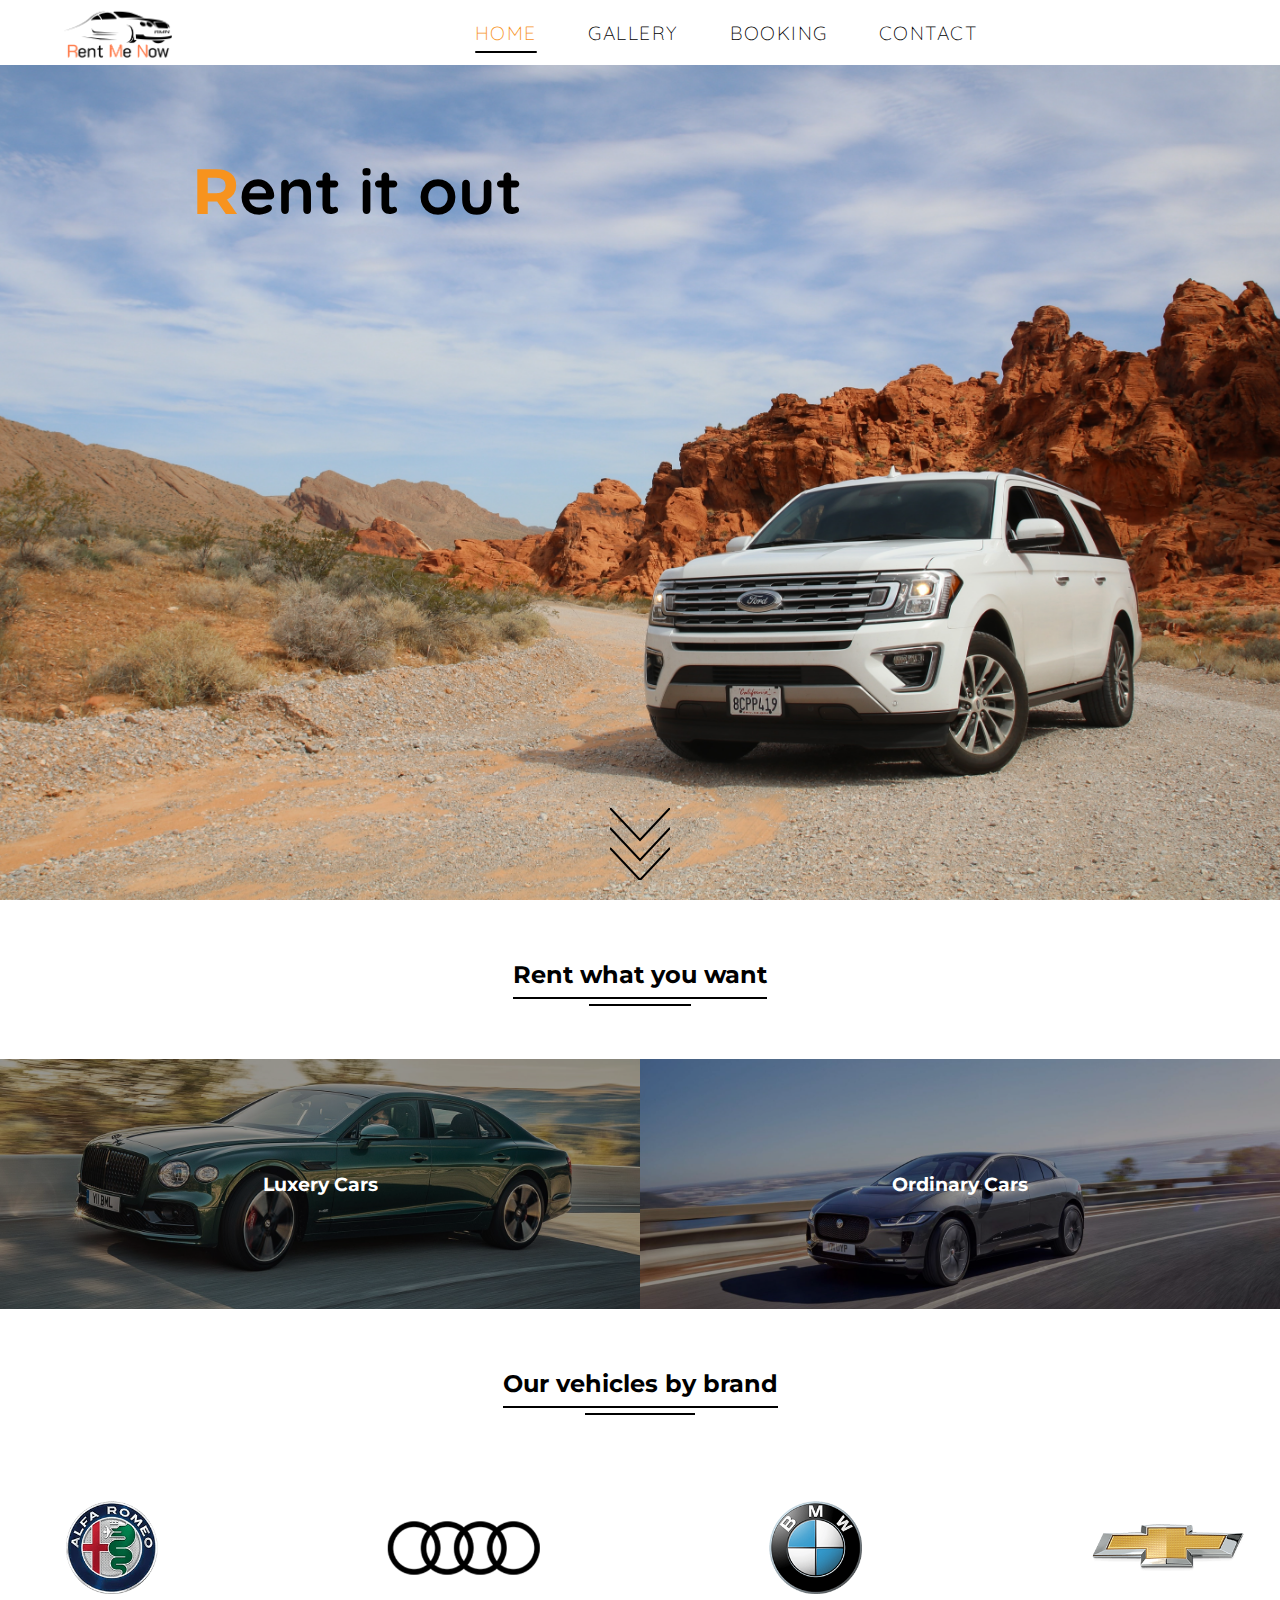
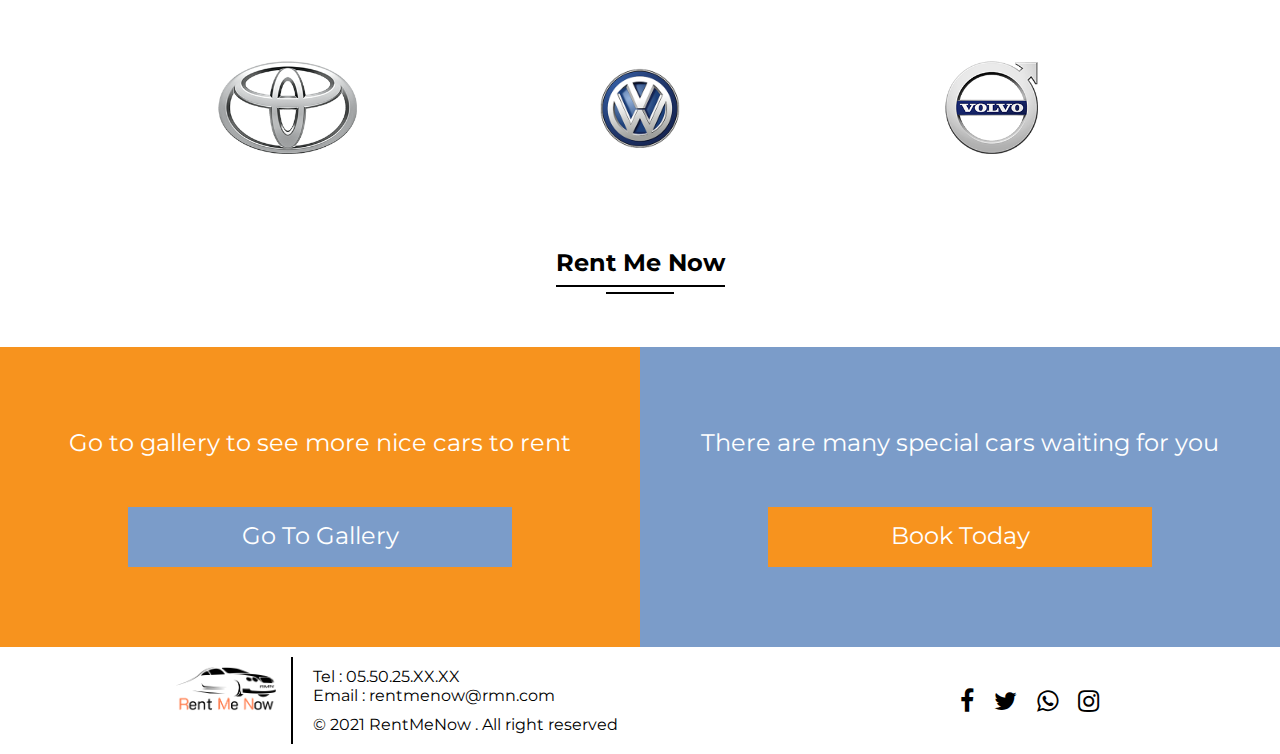
<file: index.html>
<!DOCTYPE html><html lang="en"><head><meta charset="UTF-8" /><meta http-equiv="X-UA-Compatible" content="IE=edge" /><meta name="viewport" content="width=device-width, initial-scale=1.0" /><meta name="description" content="Save on your next car rental with RMN! With a diverse fleet of like-new vehicles, you'll find the perfect rental car at a convenient location near you. Don't dream it, drive it!" /><meta property="og:title" content="RMN rent a car - Great deals on premium car rentals worldwide" /><meta property="og:url" content="https://www.myURL.com/" /><meta data-react-helmet="true" property="og:image" content="/img/covers/FORD\ cover.jpg" /><title>RMN - Rent Me Now</title><link rel="stylesheet" href="https://cdnjs.cloudflare.com/ajax/libs/font-awesome/4.7.0/css/font-awesome.min.css"><link rel="stylesheet" href="styles/header.css" /><link rel="stylesheet" href="styles/home.css" /></head><body><header><div><div id="menu" class="menu" onclick="this.classList.toggle('opened');this.setAttribute('aria-expanded', this.classList.contains('opened'))"><svg id="hamburger" width="100" height="100" viewBox="0 0 100 100"><path class="line line1" d="M 20,29.000046 H 80.000231 C 80.000231,29.000046 94.498839,28.817352 94.532987,66.711331 94.543142,77.980673 90.966081,81.670246 85.259173,81.668997 79.552261,81.667751 75.000211,74.999942 75.000211,74.999942 L 25.000021,25.000058" /><path class="line line2" d="M 20,50 H 80" /><path class="line line3" d="M 20,70.999954 H 80.000231 C 80.000231,70.999954 94.498839,71.182648 94.532987,33.288669 94.543142,22.019327 90.966081,18.329754 85.259173,18.331003 79.552261,18.332249 75.000211,25.000058 75.000211,25.000058 L 25.000021,74.999942" /></svg></div></div><div id="logo-holder" data-aos="fade-right" data-aos-duration="2000"><a href="/"><img id="logo" src="/img/logos/RMN logo png.png" alt="logo Rent Me Now" /></a></div><nav id="header-nav" data-aos="fade-left" data-aos-duration="2000"><ul id="nav-list"><li><a class="active" href="/index.html">Home</a></li><li><a href="/gallery.html">Gallery</a></li><li><a href="/booking.html">BOOKING</a></li><li><a href="/contact.html" target="_blank">Contact</a></li></ul></nav></header><section class="coverHome"><h1 class="coverTitle"><span>R</span>ent it out</h1><svg onclick="scrollBtn()" class="arrows"><path class="a1" d="M0 0 L30 32 L60 0"></path><path class="a2" d="M0 20 L30 52 L60 20"></path><path class="a3" d="M0 40 L30 72 L60 40"></path></svg></section><main><section id="first" class="firstSection section"><h2 class="sectionTitle">Rent what you want</h2><div class="carTypes"><div class="carType luxury"><h3>Luxery Cars</h3></div><div class="carType ordinary"><h3>Ordinary Cars</h3></div></div></section><section class="secondSection section"><h2 class="sectionTitle">Our vehicles by brand</h2><div class="brands"><div class="brand"><img src="/img/brands/alpharomeo.png" alt="alpharomeo" /></div><div class="brand"><img src="/img/brands/audi.png" alt="audi" /></div><div class="brand"><img src="/img/brands/bmw.png" alt="bmw" /></div><div class="brand"><img src="/img/brands/chevrolet.png" alt="chevrolet" /></div><div class="brand"><img src="/img/brands/toyota.png" alt="chevrolet" /></div><div class="brand"><img src="/img/brands/volswagen.png" alt="chevrolet" /></div><div class="brand"><img src="/img/brands/volvo.png" alt="chevrolet" /></div></div></section><section class="tirthSection section"><h2 class="sectionTitle">Rent Me Now</h2><div class="choices"><div class="choice gallery"><p>Go to gallery to see more nice cars to rent</p><button><a href="/gallery.html">Go To Gallery</a></button></div><div class="choice book"><p>There are many special cars waiting for you</p><button><a href="/booking.html">Book Today</a></button></div></div></section></main><footer><div class="logoCopy"><div class="footerLogo"><img src="/img/logos/RMN logo png.png" alt="" /></div><div class="footerSecondDiv"><div class="secondaireNav"><div class="contact"><div>Tel : 05.50.25.XX.XX</div><div>Email : rentmenow@rmn.com</div></div></div><p class="copy">&copy; 2021 RentMeNow . All right reserved</p></div></div><div class="social"><a href="https://www.facebook.com/younes1xp/"><i style="color: black;" class="fa fa-facebook"></i></a><a href=""><i></i></a><a href=""><i></i></a><a href=""><i></i></a><a href="https://twitter.com/YounesNemli"><i style="color: black;" class="fa fa-twitter"></i></a><a href=""><i></i></a><a href=""><i></i></a><a href=""><i></i></a><a href="https://api.whatsapp.com/send?phone=0650257643"><i style="color: black;" class="fa fa-whatsapp"></i></a><a href=""><i></i></a><a href=""><i></i></a><a href=""><i></i></a><a href="https://www.instagram.com/ynsnemli/"><i style="color: black;" class="fa fa-instagram"></i></a><a href=""><i></i></a><a href=""><i></i></a><a href=""><i></i></a></div></footer><script src="https://ajax.googleapis.com/ajax/libs/jquery/3.5.1/jquery.min.js"></script><script src="scripts/script.js" defer="true"></script><script src="scripts/javascript.js"></script></body></html>
</file>
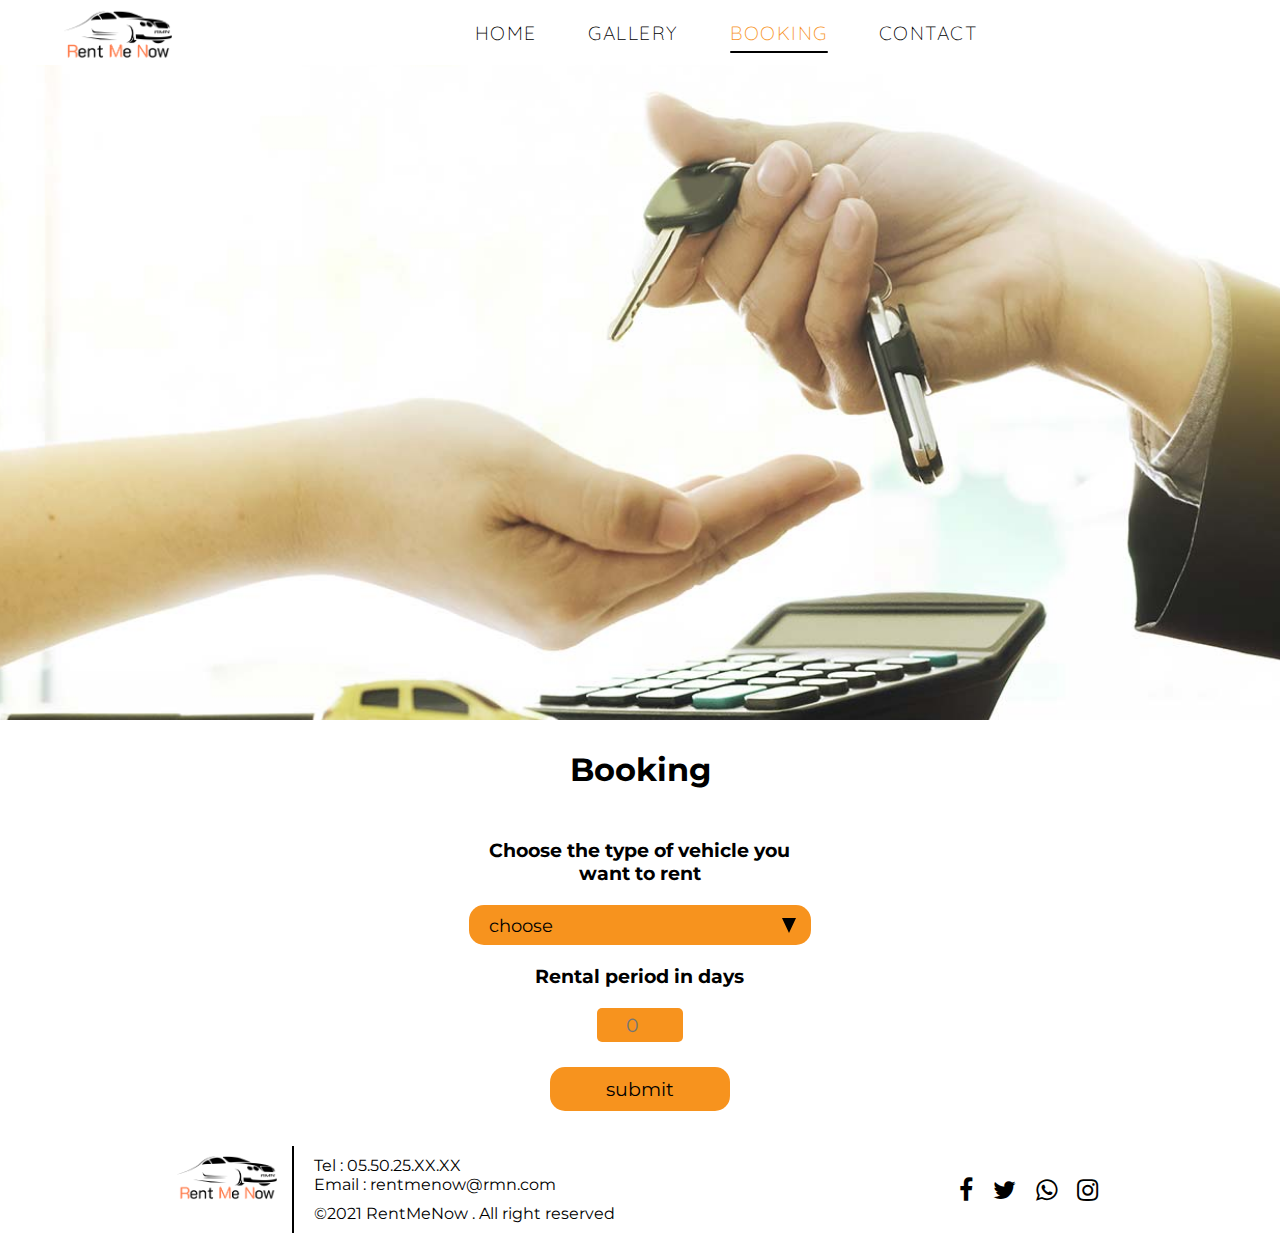
<file: booking.html>
<!DOCTYPE html><html lang="en"><head><meta charset="UTF-8" /><meta http-equiv="X-UA-Compatible" content="IE=edge" /><meta name="viewport" content="width=device-width, initial-scale=1.0" /><meta name="description" content="Save on your next car rental with RMN! With a diverse fleet of like-new vehicles, you'll find the perfect rental car at a convenient location near you. Don't dream it, drive it!" /><meta property="og:title" content="RMN rent a car - Great deals on premium car rentals worldwide" /><meta property="og:url" content="https://www.myURL.com/" /><meta data-react-helmet="true" property="og:image" content="/img/covers/FORD\ cover.jpg" /><title>RMN - Rent Me Now</title><link rel="stylesheet" href="https://cdnjs.cloudflare.com/ajax/libs/font-awesome/4.7.0/css/font-awesome.min.css" /><link rel="stylesheet" href="styles/header.css" /><link rel="stylesheet" href="styles/booking.css" /></head><body><header><div><div id="menu" class="menu" onclick="this.classList.toggle('opened');this.setAttribute('aria-expanded', this.classList.contains('opened'))"><svg id="hamburger" width="100" height="100" viewBox="0 0 100 100"><path class="line line1" d="M 20,29.000046 H 80.000231 C 80.000231,29.000046 94.498839,28.817352 94.532987,66.711331 94.543142,77.980673 90.966081,81.670246 85.259173,81.668997 79.552261,81.667751 75.000211,74.999942 75.000211,74.999942 L 25.000021,25.000058" /><path class="line line2" d="M 20,50 H 80" /><path class="line line3" d="M 20,70.999954 H 80.000231 C 80.000231,70.999954 94.498839,71.182648 94.532987,33.288669 94.543142,22.019327 90.966081,18.329754 85.259173,18.331003 79.552261,18.332249 75.000211,25.000058 75.000211,25.000058 L 25.000021,74.999942" /></svg></div></div><div id="logo-holder"><a href="/"><img id="logo" src="/img/logos/RMN logo png.png" alt="logo Rent Me Now" /></a></div><nav id="header-nav" data-aos="fade-left" data-aos-duration="2000"><ul id="nav-list"><li><a href="/index.html">Home</a></li><li><a href="/gallery.html">Gallery</a></li><li><a class="active" href="/booking.html">BOOKING</a></li><li><a href="/contact.html">Contact</a></li></ul></nav></header><main><section class="bookingCover"></section><section class="booking"><form name="theForm"><h1>Booking</h1><div class="underForm"><h3>Choose the type of vehicle you want to rent</h3><div class="selectContainer"><select name="type" id="type" required><option value="moto">Moto</option><option value="citadine">Citadine</option><option value="compact">Compact</option><option value="berline">Berline</option><option value="utilitaire">Utilitaire</option><option value="camion">Camion</option><option value="engine">Engine de chantier</option><option value="" style="display: none;" selected>choose</option></select></div><h3>Rental period in days</h3><div class="daysN"><input type="number" name="nd" id="nd" min="1" placeholder="0" required/></div></div><input type="submit" value="submit" /></form></section></main><footer><div class="logoCopy"><div class="footerLogo"><img src="/img/logos/RMN logo png.png" alt="" /></div><div class="footerSecondDiv"><div class="secondaireNav"><div class="contact"><div>Tel : 05.50.25.XX.XX</div><div>Email : rentmenow@rmn.com</div></div></div><p class="copy">&copy;2021 RentMeNow . All right reserved</p></div></div><div class="social"><a href="https://www.facebook.com/younes1xp/"><i style="color: black" class="fa fa-facebook"></i></a><a href=""><i></i></a><a href=""><i></i></a><a href=""><i></i></a><a href="https://twitter.com/YounesNemli"><i style="color: black" class="fa fa-twitter"></i></a><a href=""><i></i></a><a href=""><i></i></a><a href=""><i></i></a><a href="https://api.whatsapp.com/send?phone=0650257643"><i style="color: black" class="fa fa-whatsapp"></i></a><a href=""><i></i></a><a href=""><i></i></a><a href=""><i></i></a><a href="https://www.instagram.com/ynsnemli/"><i style="color: black" class="fa fa-instagram"></i></a><a href=""><i></i></a><a href=""><i></i></a><a href=""><i></i></a></div></footer><script src="https://ajax.googleapis.com/ajax/libs/jquery/3.5.1/jquery.min.js"></script><script src="scripts/script.js" defer="true"></script><script src="scripts/javascript.js"></script><script src="scripts/booking.js"></script></body></html>
</file>
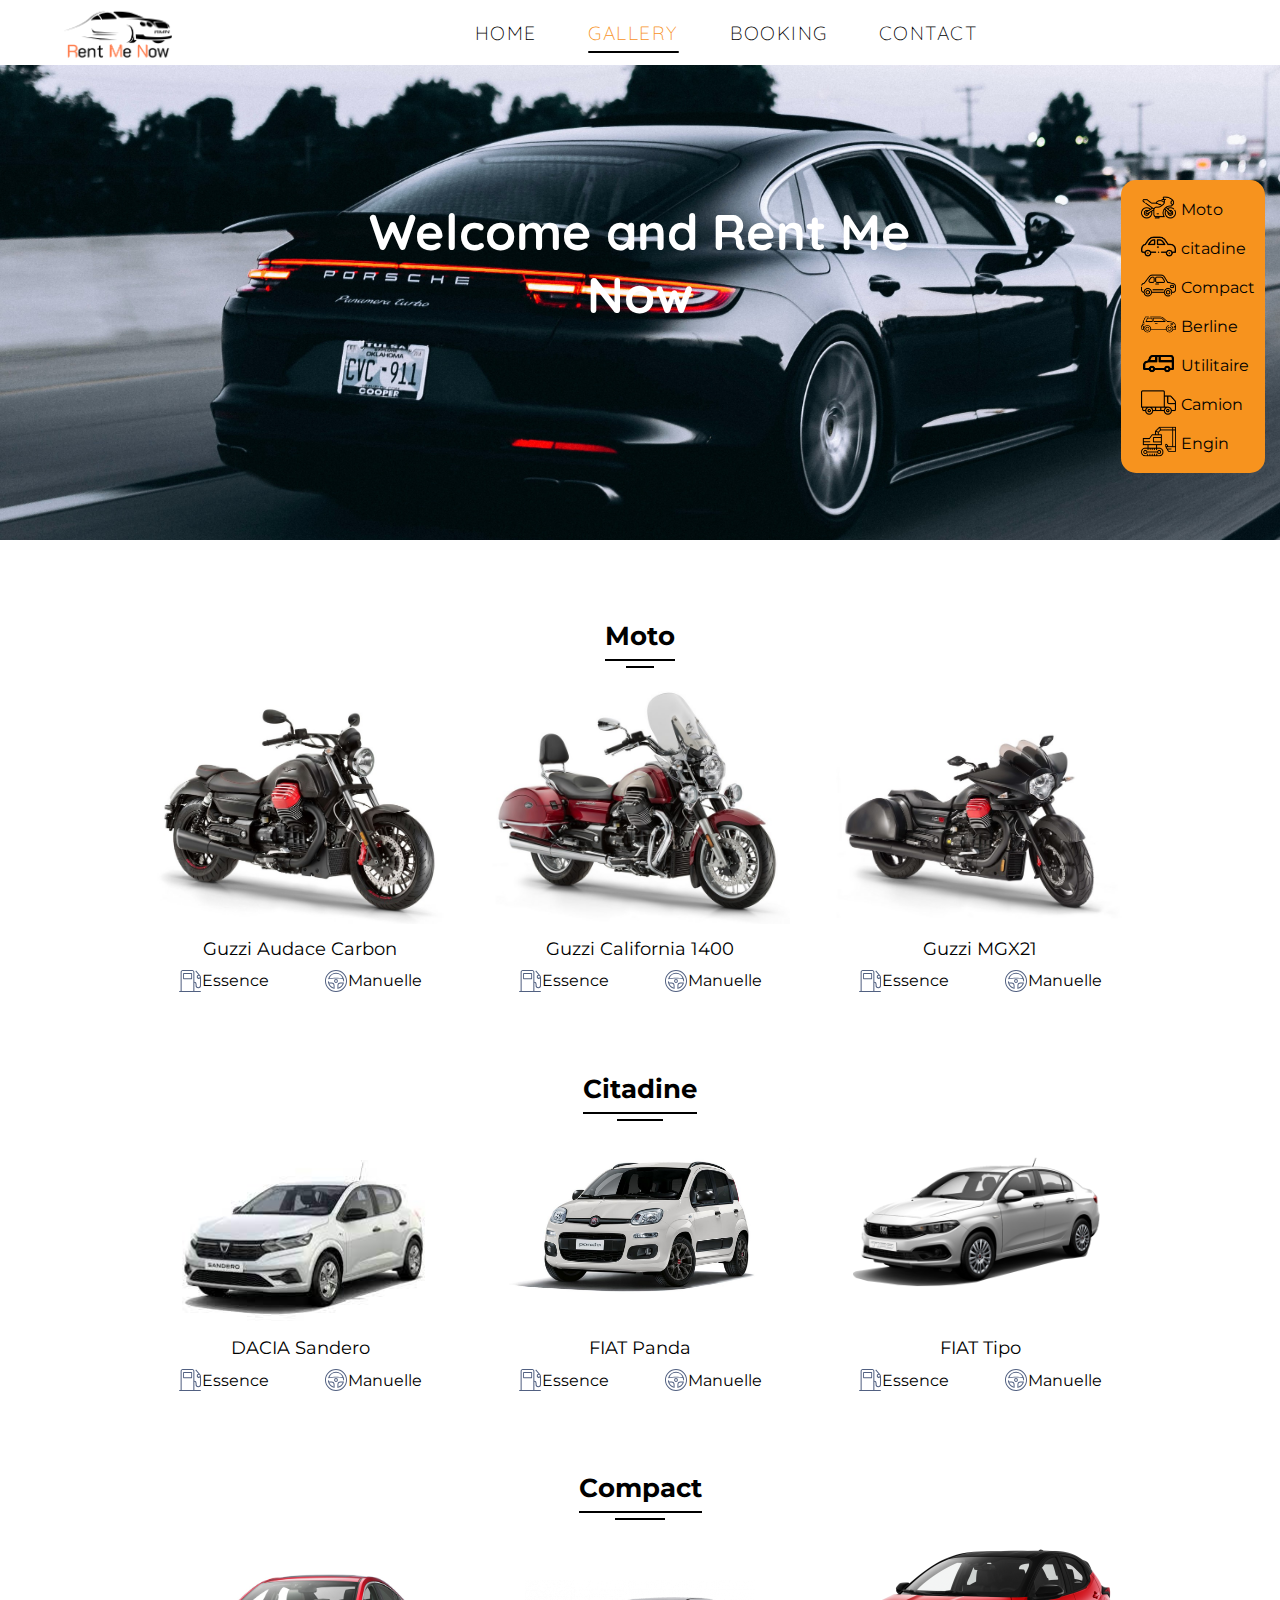
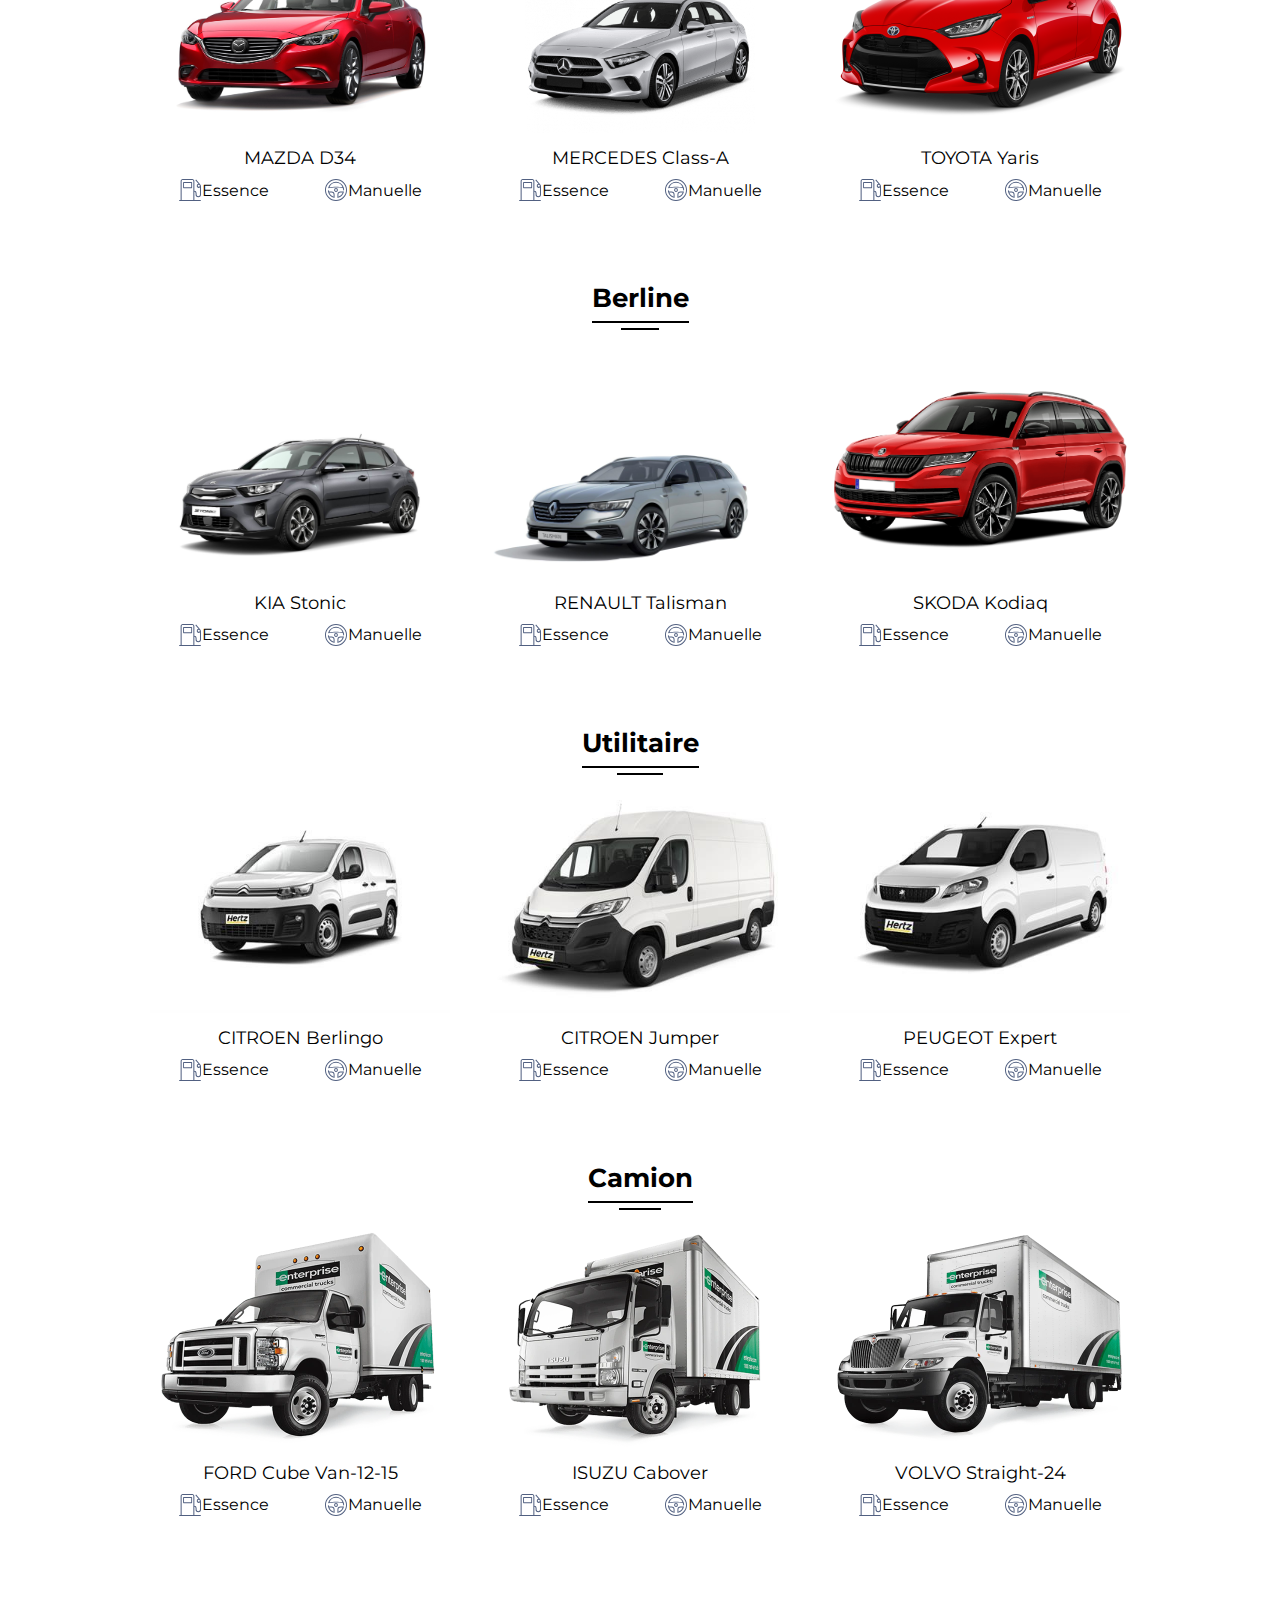
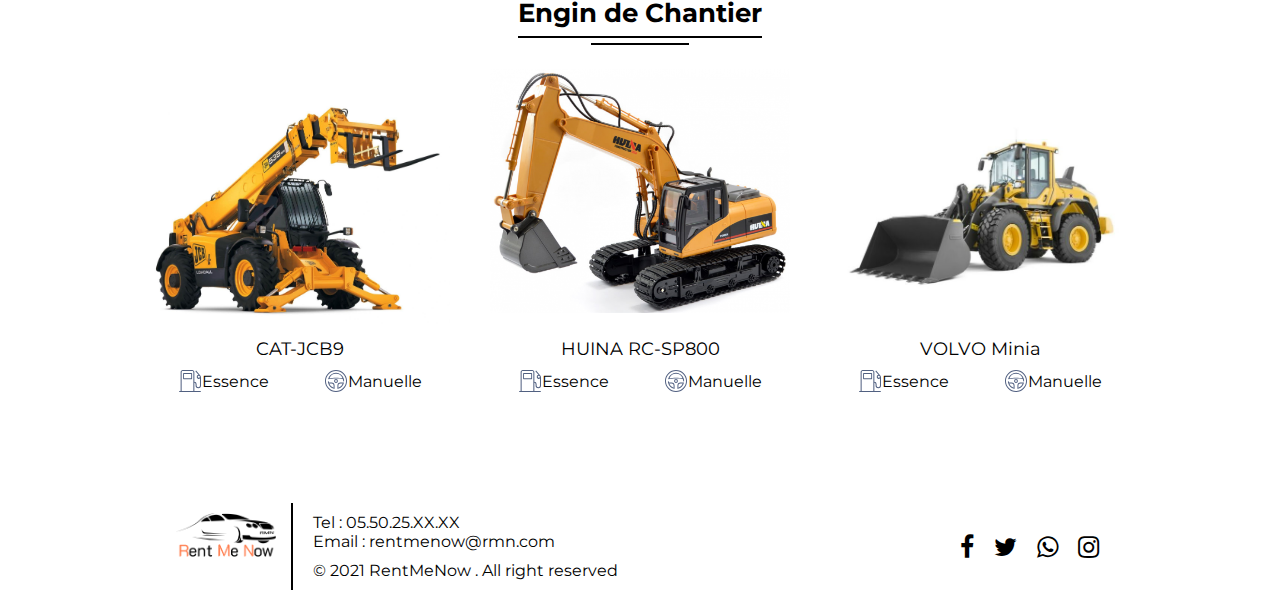
<file: gallery.html>
<!DOCTYPE html><html lang="en"><head><meta charset="UTF-8" /><meta http-equiv="X-UA-Compatible" content="IE=edge" /><meta name="viewport" content="width=device-width, initial-scale=1.0" /><meta name="description" content="Save on your next car rental with RMN! With a diverse fleet of like-new vehicles, you'll find the perfect rental car at a convenient location near you. Don't dream it, drive it!" /><meta property="og:title" content="RMN rent a car - Great deals on premium car rentals worldwide" /><meta property="og:url" content="https://www.myURL.com/" /><meta data-react-helmet="true" property="og:image" content="/img/covers/FORD\ cover.jpg" /><title>RMN - Rent Me Now</title><link rel="stylesheet" href="https://cdnjs.cloudflare.com/ajax/libs/font-awesome/4.7.0/css/font-awesome.min.css" /><link rel="stylesheet" href="styles/header.css" /><link rel="stylesheet" href="styles/gallery.css" /></head><body><header><div><div id="menu" class="menu" onclick="this.classList.toggle('opened');this.setAttribute('aria-expanded', this.classList.contains('opened'))"><svg id="hamburger" width="100" height="100" viewBox="0 0 100 100"><path class="line line1" d="M 20,29.000046 H 80.000231 C 80.000231,29.000046 94.498839,28.817352 94.532987,66.711331 94.543142,77.980673 90.966081,81.670246 85.259173,81.668997 79.552261,81.667751 75.000211,74.999942 75.000211,74.999942 L 25.000021,25.000058" /><path class="line line2" d="M 20,50 H 80" /><path class="line line3" d="M 20,70.999954 H 80.000231 C 80.000231,70.999954 94.498839,71.182648 94.532987,33.288669 94.543142,22.019327 90.966081,18.329754 85.259173,18.331003 79.552261,18.332249 75.000211,25.000058 75.000211,25.000058 L 25.000021,74.999942" /></svg></div></div><div id="logo-holder" data-aos="fade-right" data-aos-duration="2000"><a href="/"><img id="logo" src="/img/logos/RMN logo png.png" alt="logo Rent Me Now" /></a></div><nav id="header-nav" data-aos="fade-left" data-aos-duration="2000"><ul id="nav-list"><li><a href="/">Home</a></li><li><a class="active" href="/gallery.html">Gallery</a></li><li><a href="/booking.html">BOOKING</a></li><li><a href="/contact.html">Contact</a></li></ul></nav></header><div class="fixedNav"><a href="#moto"><div class="item"><span><img src="/img/type/typesIcons/moto.png" alt="" /></span><div class="typeName">Moto</div></div></a><a href="#citadine"><div class="item"><span><img src="/img/type/typesIcons/citadine.png" alt="" /></span><div class="typeName">citadine</div></div></a><a href="#compact"><div class="item"><span><img src="/img/type/typesIcons/compact-car.png" alt="" /></span><div class="typeName">Compact</div></div></a><a href="#berline"><div class="item"><span><img src="/img/type/typesIcons/berline.png" alt="" /></span><div class="typeName">Berline</div></div></a><a href="#utilitaire"><div class="item"><span><img src="/img/type/typesIcons/utilitaire.png" alt="" /></span><div class="typeName">Utilitaire</div></div></a><a href="#camion"><div class="item"><span><img src="/img/type/typesIcons/camion.png" alt="" /></span><div class="typeName">Camion</div></div></a><a href="#engin"><div class="item"><span><img src="/img/type/typesIcons/engine.png" alt="" /></span><div class="typeName">Engin</div></div></a></div><main><section class="gallery-header"><h1>Welcome and Rent Me Now</h1></section><section class="gallery"><h3 id="moto">Moto</h3><div class="type"><div class="item vehicule"><div class="img"><img src="/img/type/Moto/821520-2017-Moto-Guzzi-Audace-Carbon-Black-White-background.jpg" alt="car photo" /></div><div class="name">Guzzi Audace Carbon</div><div class="desc"><span><img src="/img/iconsForCartes/fuel.svg" alt="" />Essence</span><span><img src="/img/iconsForCartes/auto.svg" alt="" />Manuelle</span></div></div><div class="item vehicule"><div class="img"><img src="/img/type/Moto/889021-2012-21-Moto-Guzzi-California-1400-Touring-SE-White-background.jpg" alt="car photo" /></div><div class="name">Guzzi California 1400</div><div class="desc"><span><img src="/img/iconsForCartes/fuel.svg" alt="" />Essence</span><span><img src="/img/iconsForCartes/auto.svg" alt="" />Manuelle</span></div></div><div class="item vehicule"><div class="img"><img src="/img/type/Moto/891389-2015-21-Moto-Guzzi-MGX-21-Flying-Fortress-White-background.jpg" alt="car photo" /></div><div class="name">Guzzi MGX21</div><div class="desc"><span><img src="/img/iconsForCartes/fuel.svg" alt="" />Essence</span><span><img src="/img/iconsForCartes/auto.svg" alt="" />Manuelle</span></div></div></div><h3 id="citadine">Citadine</h3><div class="type"><div class="item vehicule"><div class="img"><img src="/img/type/Citadine/dacia sandero.jpg" alt="car photo" /></div><div class="name">DACIA Sandero</div><div class="desc"><span><img src="/img/iconsForCartes/fuel.svg" alt="" />Essence</span><span><img src="/img/iconsForCartes/auto.svg" alt="" />Manuelle</span></div></div><div class="item vehicule"><div class="img"><img src="/img/type/Citadine/fiat panda.jpeg" alt="car photo" /></div><div class="name">FIAT Panda</div><div class="desc"><span><img src="/img/iconsForCartes/fuel.svg" alt="" />Essence</span><span><img src="/img/iconsForCartes/auto.svg" alt="" />Manuelle</span></div></div><div class="item vehicule"><div class="img"><img src="/img/type/Citadine/fiat tipo.png" alt="car photo" /></div><div class="name">FIAT Tipo</div><div class="desc"><span><img src="/img/iconsForCartes/fuel.svg" alt="" />Essence</span><span><img src="/img/iconsForCartes/auto.svg" alt="" />Manuelle</span></div></div></div><h3 id="compact">Compact</h3><div class="type"><div class="item vehicule"><div class="img"><img src="/img/type/Compact/massda.jpg" alt="car photo" /></div><div class="name">MAZDA D34</div><div class="desc"><span><img src="/img/iconsForCartes/fuel.svg" alt="" />Essence</span><span><img src="/img/iconsForCartes/auto.svg" alt="" />Manuelle</span></div></div><div class="item vehicule"><div class="img"><img src="/img/type/Compact/mercedes-classe-a-1633833451.png" alt="car photo" /></div><div class="name">MERCEDES Class-A</div><div class="desc"><span><img src="/img/iconsForCartes/fuel.svg" alt="" />Essence</span><span><img src="/img/iconsForCartes/auto.svg" alt="" />Manuelle</span></div></div><div class="item vehicule"><div class="img"><img src="/img/type/Compact/toyota_yaris_premierehevhb4b_angularfront.png" alt="car photo" /></div><div class="name">TOYOTA Yaris</div><div class="desc"><span><img src="/img/iconsForCartes/fuel.svg" alt="" />Essence</span><span><img src="/img/iconsForCartes/auto.svg" alt="" />Manuelle</span></div></div></div><h3 id="berline">Berline</h3><div class="type"><div class="item vehicule"><div class="img"><img src="/img/type/Berlin/kia-stonic.png" alt="car photo" /></div><div class="name">KIA Stonic</div><div class="desc"><span><img src="/img/iconsForCartes/fuel.svg" alt="" />Essence</span><span><img src="/img/iconsForCartes/auto.svg" alt="" />Manuelle</span></div></div><div class="item vehicule"><div class="img"><img src="/img/type/Berlin/renault-talisman.jpg" alt="car photo" /></div><div class="name">RENAULT Talisman</div><div class="desc"><span><img src="/img/iconsForCartes/fuel.svg" alt="" />Essence</span><span><img src="/img/iconsForCartes/auto.svg" alt="" />Manuelle</span></div></div><div class="item vehicule"><div class="img"><img src="/img/type/Berlin/Skoda Kodiaq.png" alt="car photo" /></div><div class="name">SKODA Kodiaq</div><div class="desc"><span><img src="/img/iconsForCartes/fuel.svg" alt="" />Essence</span><span><img src="/img/iconsForCartes/auto.svg" alt="" />Manuelle</span></div></div></div><h3 id="utilitaire">Utilitaire</h3><div class="type"><div class="item vehicule"><div class="img"><img src="/img/type/Utilitaire/Citroen-Berlingo.jpg" alt="car photo" /></div><div class="name">CITROEN Berlingo</div><div class="desc"><span><img src="/img/iconsForCartes/fuel.svg" alt="" />Essence</span><span><img src="/img/iconsForCartes/auto.svg" alt="" />Manuelle</span></div></div><div class="item vehicule"><div class="img"><img src="/img/type/Utilitaire/Citroen-jumper.jpg" alt="car photo" /></div><div class="name">CITROEN Jumper</div><div class="desc"><span><img src="/img/iconsForCartes/fuel.svg" alt="" />Essence</span><span><img src="/img/iconsForCartes/auto.svg" alt="" />Manuelle</span></div></div><div class="item vehicule"><div class="img"><img src="/img/type/Utilitaire/Peugeot-Expert.jpg" alt="car photo" /></div><div class="name">PEUGEOT Expert</div><div class="desc"><span><img src="/img/iconsForCartes/fuel.svg" alt="" />Essence</span><span><img src="/img/iconsForCartes/auto.svg" alt="" />Manuelle</span></div></div></div><h3 id="camion">Camion</h3><div class="type"><div class="item vehicule"><div class="img"><img src="/img/type/Camion/FORd-cube van-12-15.png" alt="car photo" /></div><div class="name">FORD Cube Van-12-15</div><div class="desc"><span><img src="/img/iconsForCartes/fuel.svg" alt="" />Essence</span><span><img src="/img/iconsForCartes/auto.svg" alt="" />Manuelle</span></div></div><div class="item vehicule"><div class="img"><img src="/img/type/Camion/Isuzu-cabover.png" alt="car photo" /></div><div class="name">ISUZU Cabover</div><div class="desc"><span><img src="/img/iconsForCartes/fuel.svg" alt="" />Essence</span><span><img src="/img/iconsForCartes/auto.svg" alt="" />Manuelle</span></div></div><div class="item vehicule"><div class="img"><img src="/img/type/Camion/volvo-straight-24-28.png" alt="car photo" /></div><div class="name">VOLVO Straight-24</div><div class="desc"><span><img src="/img/iconsForCartes/fuel.svg" alt="" />Essence</span><span><img src="/img/iconsForCartes/auto.svg" alt="" />Manuelle</span></div></div></div><h3 id="engin">Engin de Chantier</h3><div class="type"><div class="item vehicule"><div class="img"><img src="/img/type/Engin de Chantier/CAT-JCB9.jpg" alt="car photo" /></div><div class="name">CAT-JCB9</div><div class="desc"><span><img src="/img/iconsForCartes/fuel.svg" alt="" />Essence</span><span><img src="/img/iconsForCartes/auto.svg" alt="" />Manuelle</span></div></div><div class="item vehicule"><div class="img"><img src="/img/type/Engin de Chantier/HUINA-rc-sp_800.png" alt="car photo" /></div><div class="name">HUINA RC-SP800</div><div class="desc"><span><img src="/img/iconsForCartes/fuel.svg" alt="" />Essence</span><span><img src="/img/iconsForCartes/auto.svg" alt="" />Manuelle</span></div></div><div class="item vehicule"><div class="img"><img src="/img/type/Engin de Chantier/volvo-Minia.jpg" alt="car photo" /></div><div class="name">VOLVO Minia</div><div class="desc"><span><img src="/img/iconsForCartes/fuel.svg" alt="" />Essence</span><span><img src="/img/iconsForCartes/auto.svg" alt="" />Manuelle</span></div></div></div></section></main><footer><div class="logoCopy"><div class="footerLogo"><img src="/img/logos/RMN logo png.png" alt="" /></div><div class="footerSecondDiv"><div class="secondaireNav"><div class="contact"><div>Tel : 05.50.25.XX.XX</div><div>Email : rentmenow@rmn.com</div></div></div><p class="copy">&copy; 2021 RentMeNow . All right reserved</p></div></div><div class="social"><a href="https://www.facebook.com/younes1xp/"><i style="color: black" class="fa fa-facebook"></i></a><a href=""><i></i></a><a href=""><i></i></a><a href=""><i></i></a><a href="https://twitter.com/YounesNemli"><i style="color: black" class="fa fa-twitter"></i></a><a href=""><i></i></a><a href=""><i></i></a><a href=""><i></i></a><a href="https://api.whatsapp.com/send?phone=0650257643"><i style="color: black" class="fa fa-whatsapp"></i></a><a href=""><i></i></a><a href=""><i></i></a><a href=""><i></i></a><a href="https://www.instagram.com/ynsnemli/"><i style="color: black" class="fa fa-instagram"></i></a><a href=""><i></i></a><a href=""><i></i></a><a href=""><i></i></a></div></footer><script src="https://ajax.googleapis.com/ajax/libs/jquery/3.5.1/jquery.min.js"></script><script src="scripts/script.js" defer="true"></script></body></html>
</file>
<file: styles/header.css>
@import url('https://fonts.googleapis.com/css2?family=Montserrat&family=Quicksand:wght@300&display=swap');*{box-sizing:border-box;margin:0;padding:0;font-family:montserrat,sans-serif;}body,html{height:100%;scroll-behavior:smooth;}header{background-color:white;width:100%;overflow:hidden;z-index:100;position:fixed;top:0;height:max-content;}.menu{background-color:transparent;border:none;cursor:pointer;display:flex;padding:0;}.line{fill:none;stroke:black;stroke-width:6;transition:stroke-dasharray 600ms cubic-bezier(.4,0,.2,1),stroke-dashoffset 600ms cubic-bezier(.4,0,.2,1);}.line1{stroke-dasharray:60 207;stroke-width:6;}.line2{stroke-dasharray:60 60;stroke-width:6;}.line3{stroke-dasharray:60 207;stroke-width:6;}.opened .line1{stroke-dasharray:90 207;stroke-dashoffset:-134;stroke-width:6;}.opened .line2{stroke-dasharray:1 60;stroke-dashoffset:-30;stroke-width:6;}.opened .line3{stroke-dasharray:90 207;stroke-dashoffset:-134;stroke-width:6;}#menu{width:40px;position:absolute;top:-15px;right:10px;}#menu:hover{animation:menu 1s;}#logo-holder{width:120px;}#logo-holder img{width:100%;}#header-nav{background-color:#ffffff;display:none;}#nav-list{text-align:center;font-size:1rem;font-weight:300;list-style:none;border-top:1px solid black;}#nav-list li a{padding-bottom:5px;letter-spacing:3px;}#nav-list li{display:flex;justify-content:center;align-items:center;height:6vh;}#nav-list li a{text-decoration:none;font-family:'Quicksand',sans-serif;text-transform:uppercase;color:black;width:40%;display:block;}#nav-list li a:hover{color:#f7931e;}@media screen and (min-width:700px){#nav-list li{display:block;height:max-content}#menu{display:none}#header-nav{display:flex;justify-content:center;width:100%;background-color:transparent}#logo-holder{width:125px;margin:0 0 0 5%;height:65px}header{display:flex;align-items:center}#nav-list{width:70%;display:flex;justify-content:space-around;align-items:center;border-top:none}#nav-list li a{padding-bottom:0;letter-spacing:1.5px;position:relative;color:#000000;display:inline}#nav-list li a:hover::after{content:"";position:absolute;animation:width .5s ease-out;background-color:#000000;height:2px;border-radius:15px;top:30px;left:0;right:0}.active{color:#f7931e!important}.active::after{content:"";position:absolute;animation:width .5s ease-out;background-color:#000000;height:2px;border-radius:15px;top:30px;left:0;right:0}@keyframes width{from{width:0}to{width:100%}}}@media screen and (min-width:870px){#nav-list{width:65%}}@media screen and (min-width:950px){#nav-list{width:60%;font-size:1.2rem}}@media screen and (min-width:1100px){#nav-list{width:50%}}@media screen and (min-width:1200px){#nav-list{width:45}}@media screen and (min-width:1400px){#nav-list{width:40%}}footer{display:flex;justify-content:space-around;align-items:center;}.logoCopy{display:flex;gap:15px;padding:10px;}.footerLogo{width:100px;}.footerLogo img{width:100%;}.footerSecondDiv{display:flex;flex-direction:column;gap:10px;font-family:"montserrat";padding:10px 0 10px 20px;border-left:solid 2px;}.footerSecondDiv ul{display:flex;list-style:none;gap:10%;}.footerSecondDiv ul li a{text-decoration:none;color:#f7931e;font-family:"montserrat";}.social{display:flex;gap:5px;font-size:25px;color:black;}@media screen and (max-width:790px){footer{flex-direction:column;padding-bottom:20px}.logoCopy{flex-direction:column;align-items:center;gap:0}.footerSecondDiv{text-align:center;font-size:14px;border-top:solid 2px;border-left:none}}
</file>
<file: styles/home.css>
.coverHome{padding-top:150px;padding-left:15%;display:flex;background-image:url(/img/covers/FORD\ cover.jpg);min-height:100%;background-attachment:fixed;background-position:center;background-repeat:no-repeat;background-size:cover}.coverHome h1{font-size:4rem;font-family:"quicksand",sans-serif}.coverHome h1 span{color:#f7931e}section{padding-top:60px;font-family:"quicksand"}.sectionTitle{position:relative;width:max-content;margin:auto}.sectionTitle::after{content:"";position:absolute;background-color:black;height:2px;width:100%;bottom:-10px;left:0}.sectionTitle::before{content:"";position:absolute;background-color:black;height:2px;width:40%;bottom:-17px;left:30%}.carTypes{display:flex;flex-direction:column;margin-top:70px}.carTypes .carType{height:250px;display:flex;justify-content:center;align-items:center;cursor:pointer}.carTypes .carType h3{color:white;font-size:1.2rem;background-color:rgba(0,0,0,.4);width:100%;height:100%;display:flex;justify-content:center;align-items:center}.carTypes .carType h3:hover{background-color:rgba(0,0,0,0)}.luxury{background-image:url(/img/2Types/luxury.jpg);background-position:center;background-size:cover}.ordinary{background-image:url(/img/2Types/ordinary.jpg);background-position:center;background-size:cover}.brands{display:flex;justify-content:center;flex-wrap:wrap;margin-top:70px;gap:15%}.brand{display:flex;justify-content:center;align-items:center}.brand img{width:160px}.choices{margin-top:70px;display:grid;grid-template:repeat(2,300px) / 1fr}.choice{display:flex;justify-content:center;align-items:center;flex-direction:column;gap:50px}.choice p{text-align:center;font-size:24px;color:white;padding:0 20px}.choice button{width:60%;height:20%;font-size:24px;border:none;cursor:pointer}.choice button a{text-decoration:none;font-family:'Montserrat',sans-serif;color:#FFFFFF;display:inline-block;width:100%;height:100%;padding-top:14px}.gallery{background-color:#f7931e}.book{background-color:#7b9cc9}.gallery button{background-color:#7b9cc9}.book button{background-color:#f7931e}@media screen and (min-width:700px){.carTypes{flex-direction:row}.carTypes .carType{width:50%}.choices{grid-template:300px / repeat(2,1fr)}}.arrows{width:60px;height:72px;position:absolute;left:50%;margin-left:-30px;bottom:20px;cursor:pointer}.arrows path{stroke:#000000;fill:transparent;stroke-width:2px;animation:arrow 2s infinite;-webkit-animation:arrow 2s infinite}@keyframes arrow{0%{opacity:0}40%{opacity:1}80%{opacity:0}100%{opacity:0}}@-webkit-keyframes arrow{0%{opacity:0}40%{opacity:1}80%{opacity:0}100%{opacity:0}}.arrows path.a1{animation-delay:-1s;-webkit-animation-delay:-1s}.arrows path.a2{animation-delay:-.5s;-webkit-animation-delay:-.5s}.arrows path.a3{animation-delay:0s;-webkit-animation-delay:0s}#scrollTest{width:200px;height:50px;position:fixed;left:0;top:50%;background-color:white}
</file>
<file: styles/booking.css>
.bookingCover{height:80vh;background-image:url(/img/covers/location-voiture.jpg);background-repeat:no-repeat;background-size:cover;background-position:center;background-attachment:fixed}form{display:flex;flex-direction:column;align-items:center;width:100%}form h1{padding:30px 0;font-size:2em}.underForm{display:flex;flex-direction:column}.underForm h3{padding:20px 0;width:80%;margin:auto;text-align:center}.selectContainer{width:80%;height:40px;background-color:#f7931e;position:relative;border-radius:15px;margin:auto}.selectContainer::after{content:"";display:block;width:0;position:absolute;border-top:solid 15px black;border-right:solid 7.5px transparent;border-left:solid 7.5px transparent;right:15px;top:50%;margin-top:-7.5px}.selectContainer select{background-color:transparent;width:100%;height:100%;font-size:1.1em;padding-left:20px;border:none;appearance:none;position:relative;z-index:1;border-radius:15px;outline:none}input[type="number"]{width:20%;padding:5px;margin:auto;display:block;text-align:center;height:max-content;background-color:#f7931e;font-size:1.2em;border:none;border-radius:5px}.typeMotorisation{display:flex;flex-direction:column;padding-left:30%}input[type="submit"]{width:180px;margin:25px auto;height:max-content;background-color:#f7931e;font-size:1.2em;border:none;padding:10px;border-radius:15px}label{margin-right:15px;line-height:32px}input[type="radio"]{-webkit-appearance:none;-moz-appearance:none;appearance:none;border-radius:50%;width:16px;height:16px;border:2px solid #999;transition:.2s all linear;margin-right:5px;position:relative;top:4px}input[type="radio"]:checked{border:6px solid black}.popup-overlay{position:fixed;background-color:rgba(0,0,0,.7);top:0;left:0;width:100%;height:100%;z-index:1000;display:flex;justify-content:center;align-items:center}.popup-box{height:300px;width:400px;background-color:salmon;position:relative;border-radius:15px;padding-top:40px;padding:40px 15px 0 15px}.close{color:red;font-size:35px;position:absolute;top:5px;right:15px;cursor:pointer}@media screen and (max-width:450px){.popup-box{width:100%}}.popH3{text-align:center;font-size:1.5em;margin-bottom:20px}.total{font-size:1.3em;text-align:center}.total span{font-family:quicksand;font-weight:bold}.popbtn{display:block;margin:5px auto;border:none;outline:none;height:30px;width:100px;border-radius:15px;cursor:pointer}.center{font-weight:700;text-align:center}
</file>
<file: styles/gallery.css>
body{background-color:white}main{width:100%}.gallery-header{height:60vh;background-color:grey;background-image:url(/img/covers/Porshe\ cover.jpg);background-position:0px -160px;background-size:cover;background-attachment:fixed;position:relative}.gallery-header h1{position:absolute;width:550px;font-size:50px;text-align:center;top:200px;left:50%;margin-left:-275px;color:#fff !important;font-family:quicksand}.gallery{display:flex;justify-content:center;align-items:center;flex-direction:column}.gallery h3{font-size:1.6em;position:relative;width:max-content;margin:auto 0 30px;padding:80px 0 0}.gallery h3::after{content:"";position:absolute;background-color:black;height:2px;width:100%;bottom:-10px;left:0}.gallery h3::before{content:"";position:absolute;background-color:black;height:2px;width:40%;bottom:-17px;left:30%}.type{display:flex;align-items:flex-end;justify-content:center;gap:40px;flex-wrap:wrap}.vehicule{width:300px}.vehicule>.img{width:100%}.img img{width:100%}.desc{display:flex;justify-content:space-around;align-items:center}.desc span{display:flex;justify-content:center;align-items:center}.name{text-align:center;padding:10px;font-size:1.1em}footer{margin-top:100px}.fixedNav{position:fixed;top:20vh;right:15px;z-index:999;background-color:#f7931e;padding:10px 10px 10px 20px;border-radius:15px}.fixedNav a{text-decoration:none;color:black}.fixedNav .item{display:flex;align-items:center;cursor:pointer;transition:transform .5s ease}.fixedNav .item:hover{transform:scale(1.2)}.fixedNav .item span{width:35px;margin-right:5px}.fixedNav .item span img{width:100%}@media screen and (max-width:1200px){.fixedNav .item .typeName{display:none}}@media screen and (max-width:960px){.fixedNav .item .typeName{display:block}}@media screen and (max-width:930px){.fixedNav .item .typeName{display:none}}@media screen and (max-width:700px){.fixedNav .item span{width:20px;margin-right:5px}.gallery-header h1{width:70%;font-size:35px;margin-left:-40%}}@media screen and (max-width:400px){.gallery-header h1{width:40%;text-align:left;font-size:30px;margin-left:-40%;top:150px}}
</file>
